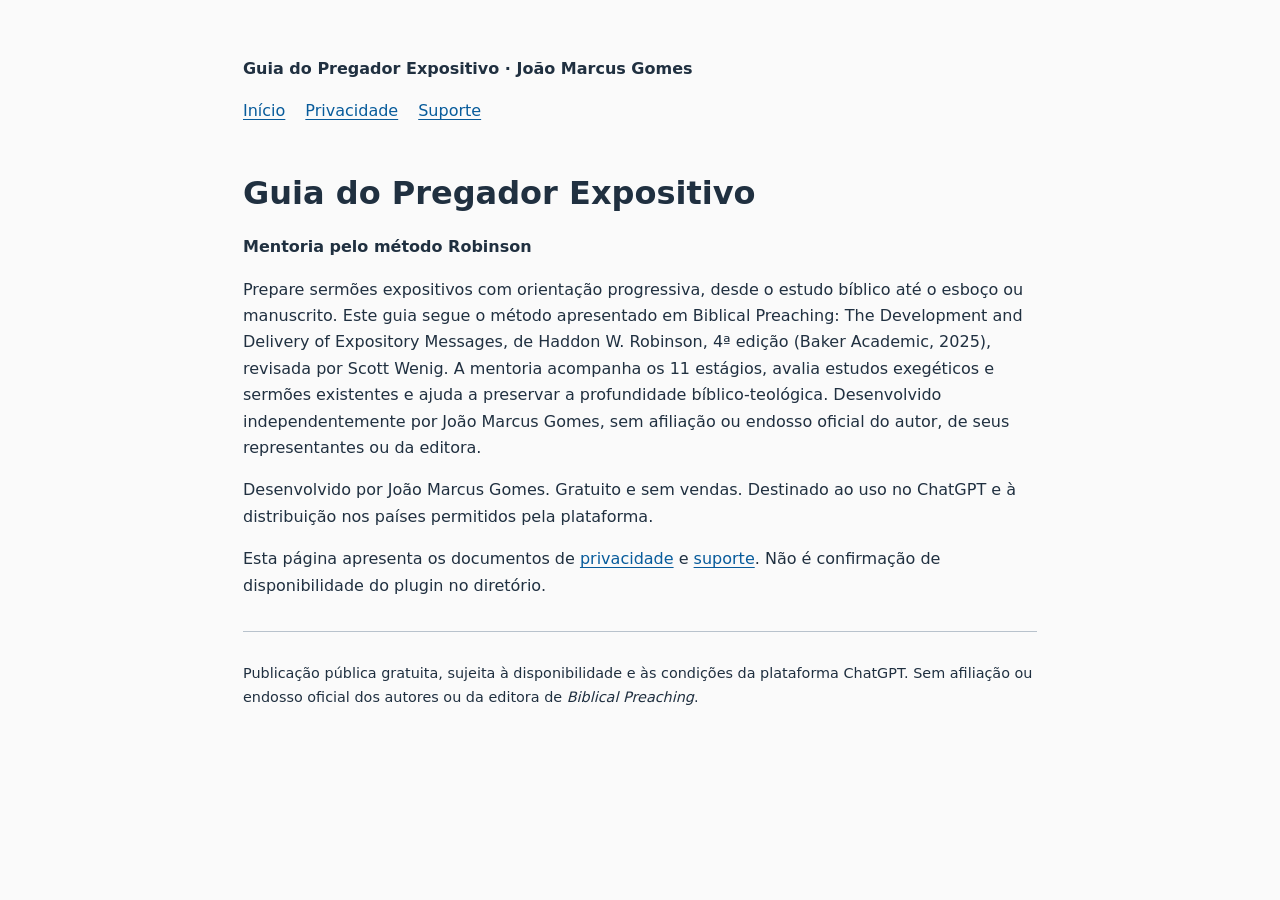
<file: index.html>
<!doctype html>
<html lang="pt-BR">
<head>
<meta charset="utf-8">
<meta name="viewport" content="width=device-width,initial-scale=1">
<title>Informações — Guia do Pregador Expositivo</title>
<link rel="stylesheet" href="estilo.css">
</head>
<body>
<header><p>Guia do Pregador Expositivo · João Marcus Gomes</p><nav aria-label="Navegação principal"><a href="index.html">Início</a> <a href="privacidade.html">Privacidade</a> <a href="suporte.html">Suporte</a></nav></header>
<main><h1>Guia do Pregador Expositivo</h1><p class="subtitulo">Mentoria pelo método Robinson</p><p>Prepare sermões expositivos com orientação progressiva, desde o estudo bíblico até o esboço ou manuscrito. Este guia segue o método apresentado em Biblical Preaching: The Development and Delivery of Expository Messages, de Haddon W. Robinson, 4ª edição (Baker Academic, 2025), revisada por Scott Wenig. A mentoria acompanha os 11 estágios, avalia estudos exegéticos e sermões existentes e ajuda a preservar a profundidade bíblico-teológica. Desenvolvido independentemente por João Marcus Gomes, sem afiliação ou endosso oficial do autor, de seus representantes ou da editora.</p><p>Desenvolvido por João Marcus Gomes. Gratuito e sem vendas. Destinado ao uso no ChatGPT e à distribuição nos países permitidos pela plataforma.</p><p>Esta página apresenta os documentos de <a href="privacidade.html">privacidade</a> e <a href="suporte.html">suporte</a>. Não é confirmação de disponibilidade do plugin no diretório.</p></main>
<footer><p>Publicação pública gratuita, sujeita à disponibilidade e às condições da plataforma ChatGPT. Sem afiliação ou endosso oficial dos autores ou da editora de <cite>Biblical Preaching</cite>.</p></footer>
</body>
</html>
</file>
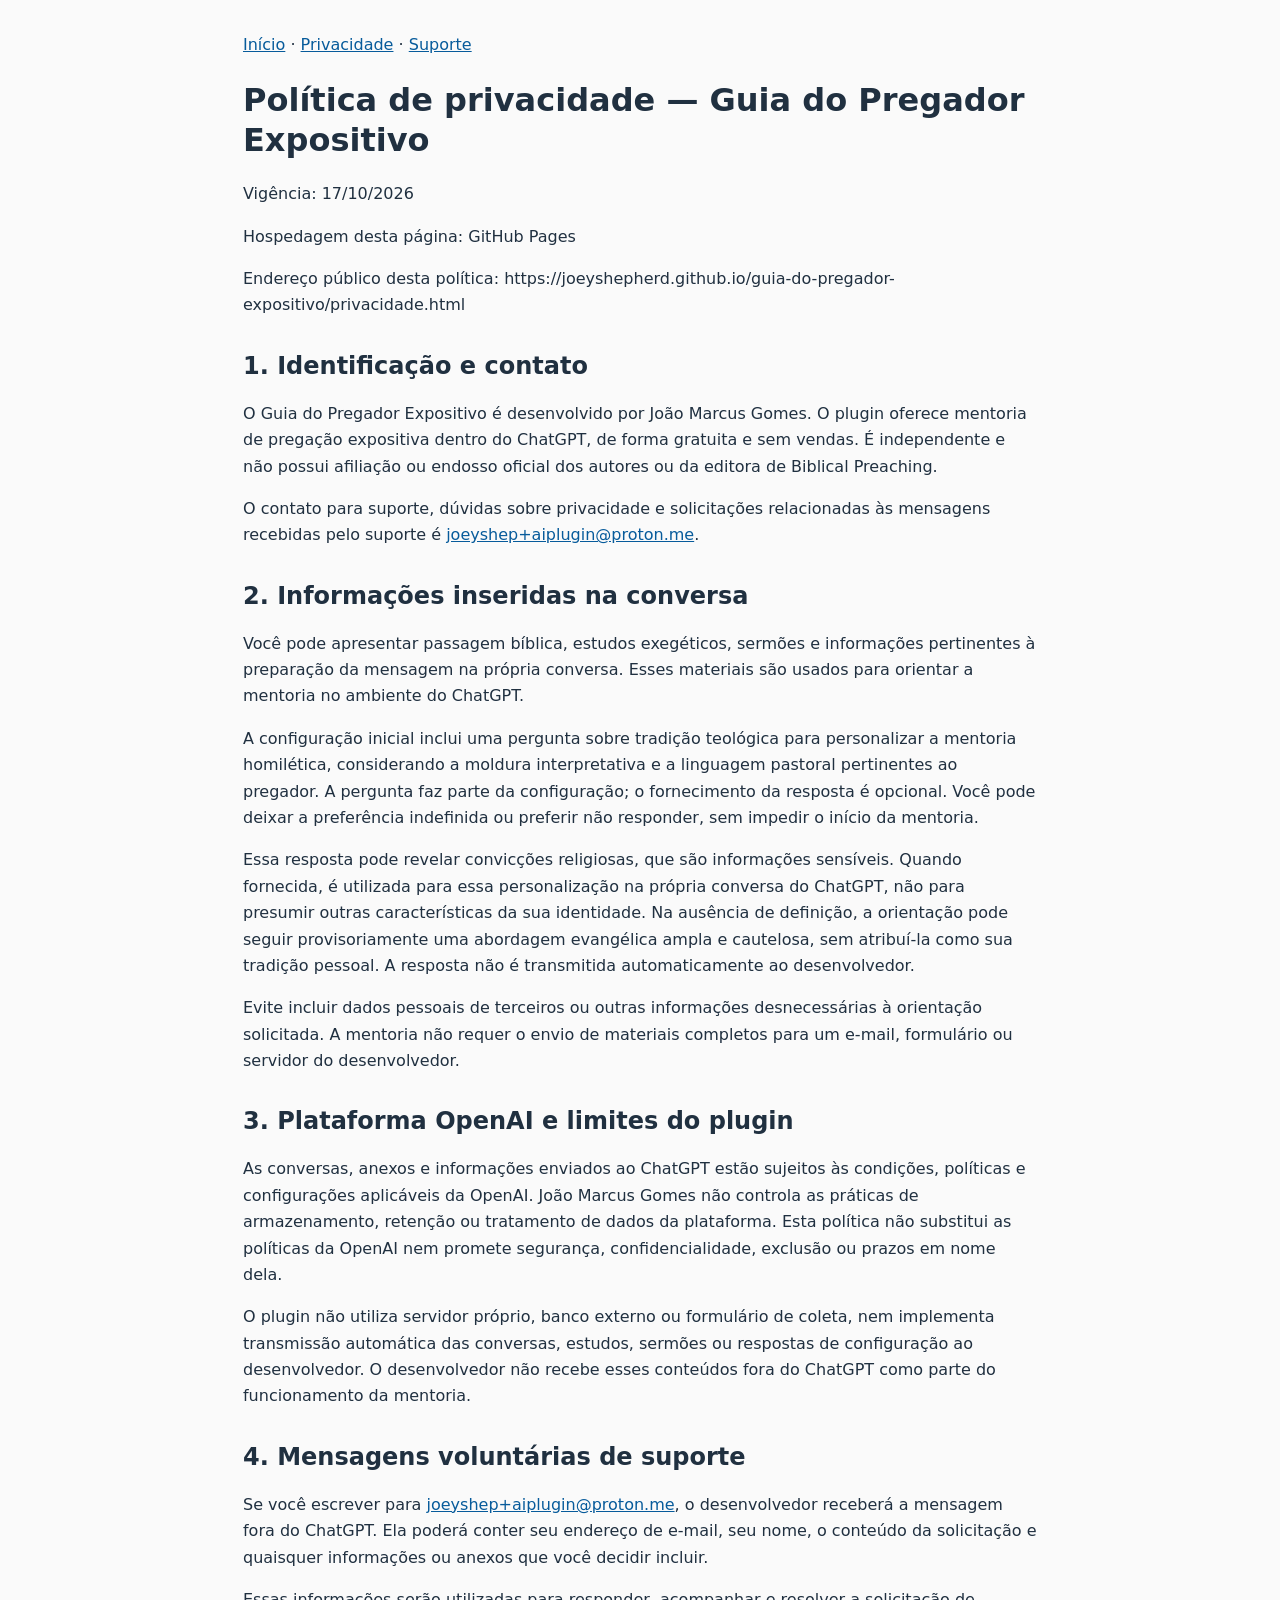
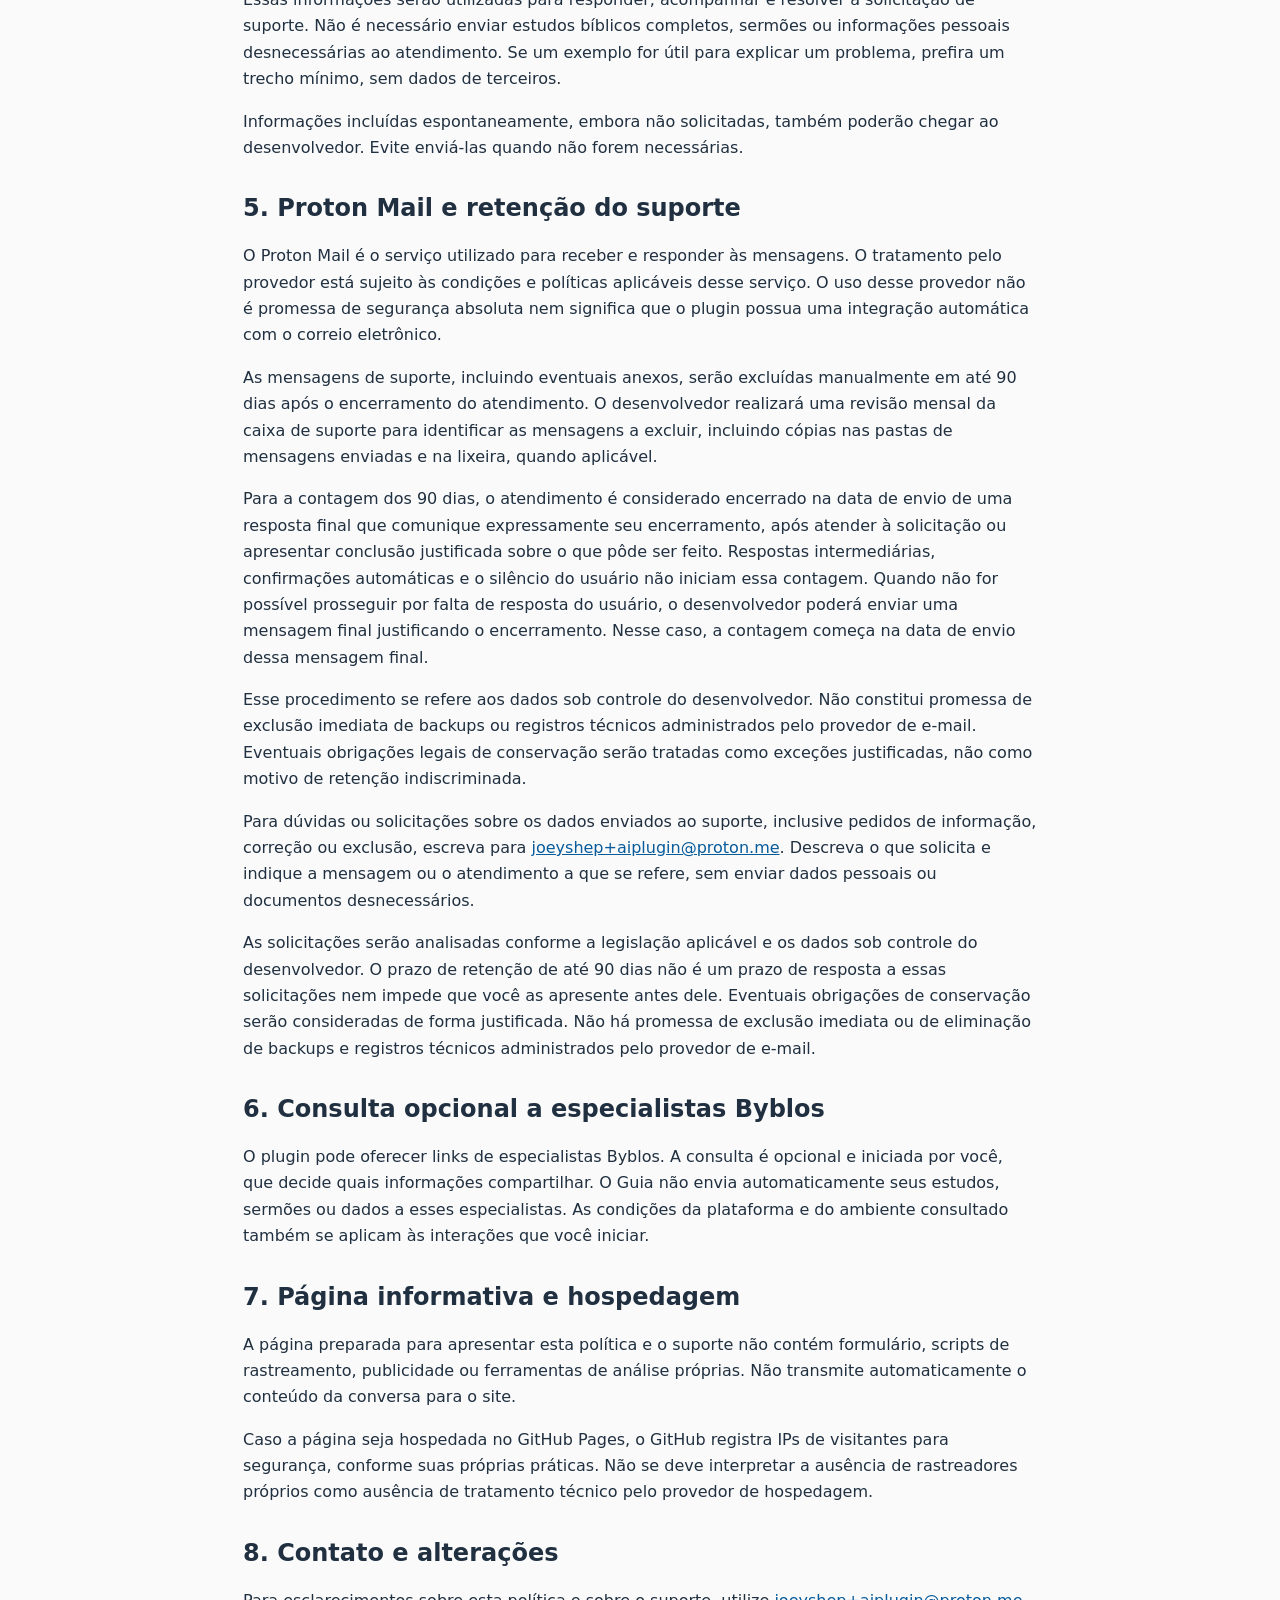
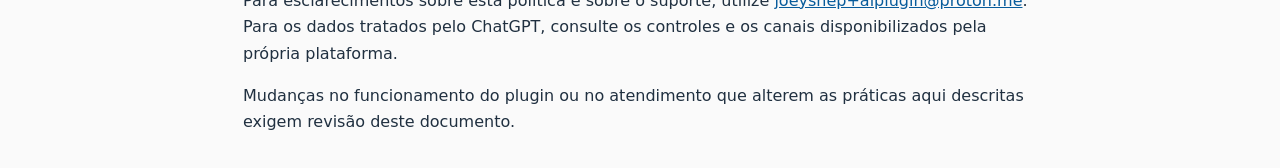
<file: privacidade.html>
<!doctype html>
<html lang="pt-BR"><head><meta charset="utf-8"><meta name="viewport" content="width=device-width,initial-scale=1"><title>Política de privacidade — Guia do Pregador Expositivo</title><style>body{max-width:78ch;margin:2rem auto;padding:0 1rem;font-family:system-ui,sans-serif;line-height:1.65;color:#203040;background:#fafafa}h1,h2{line-height:1.25}h2{margin-top:2rem}a{color:#075b9b;overflow-wrap:anywhere}</style></head><body><nav aria-label="Navegação principal"><a href="index.html">Início</a> · <a href="privacidade.html">Privacidade</a> · <a href="suporte.html">Suporte</a></nav><main>
<h1>Política de privacidade — Guia do Pregador Expositivo</h1>
<p>Vigência: 17/10/2026</p>
<p>Hospedagem desta página: GitHub Pages</p>
<p>Endereço público desta política: https://joeyshepherd.github.io/guia-do-pregador-expositivo/privacidade.html</p>
<h2>1. Identificação e contato</h2>
<p>O Guia do Pregador Expositivo é desenvolvido por João Marcus Gomes. O plugin oferece mentoria de pregação expositiva dentro do ChatGPT, de forma gratuita e sem vendas. É independente e não possui afiliação ou endosso oficial dos autores ou da editora de Biblical Preaching.</p>
<p>O contato para suporte, dúvidas sobre privacidade e solicitações relacionadas às mensagens recebidas pelo suporte é <a href="mailto:joeyshep%2Baiplugin@proton.me">joeyshep+aiplugin@proton.me</a>.</p>
<h2>2. Informações inseridas na conversa</h2>
<p>Você pode apresentar passagem bíblica, estudos exegéticos, sermões e informações pertinentes à preparação da mensagem na própria conversa. Esses materiais são usados para orientar a mentoria no ambiente do ChatGPT.</p>
<p>A configuração inicial inclui uma pergunta sobre tradição teológica para personalizar a mentoria homilética, considerando a moldura interpretativa e a linguagem pastoral pertinentes ao pregador. A pergunta faz parte da configuração; o fornecimento da resposta é opcional. Você pode deixar a preferência indefinida ou preferir não responder, sem impedir o início da mentoria.</p>
<p>Essa resposta pode revelar convicções religiosas, que são informações sensíveis. Quando fornecida, é utilizada para essa personalização na própria conversa do ChatGPT, não para presumir outras características da sua identidade. Na ausência de definição, a orientação pode seguir provisoriamente uma abordagem evangélica ampla e cautelosa, sem atribuí-la como sua tradição pessoal. A resposta não é transmitida automaticamente ao desenvolvedor.</p>
<p>Evite incluir dados pessoais de terceiros ou outras informações desnecessárias à orientação solicitada. A mentoria não requer o envio de materiais completos para um e-mail, formulário ou servidor do desenvolvedor.</p>
<h2>3. Plataforma OpenAI e limites do plugin</h2>
<p>As conversas, anexos e informações enviados ao ChatGPT estão sujeitos às condições, políticas e configurações aplicáveis da OpenAI. João Marcus Gomes não controla as práticas de armazenamento, retenção ou tratamento de dados da plataforma. Esta política não substitui as políticas da OpenAI nem promete segurança, confidencialidade, exclusão ou prazos em nome dela.</p>
<p>O plugin não utiliza servidor próprio, banco externo ou formulário de coleta, nem implementa transmissão automática das conversas, estudos, sermões ou respostas de configuração ao desenvolvedor. O desenvolvedor não recebe esses conteúdos fora do ChatGPT como parte do funcionamento da mentoria.</p>
<h2>4. Mensagens voluntárias de suporte</h2>
<p>Se você escrever para <a href="mailto:joeyshep%2Baiplugin@proton.me">joeyshep+aiplugin@proton.me</a>, o desenvolvedor receberá a mensagem fora do ChatGPT. Ela poderá conter seu endereço de e-mail, seu nome, o conteúdo da solicitação e quaisquer informações ou anexos que você decidir incluir.</p>
<p>Essas informações serão utilizadas para responder, acompanhar e resolver a solicitação de suporte. Não é necessário enviar estudos bíblicos completos, sermões ou informações pessoais desnecessárias ao atendimento. Se um exemplo for útil para explicar um problema, prefira um trecho mínimo, sem dados de terceiros.</p>
<p>Informações incluídas espontaneamente, embora não solicitadas, também poderão chegar ao desenvolvedor. Evite enviá-las quando não forem necessárias.</p>
<h2>5. Proton Mail e retenção do suporte</h2>
<p>O Proton Mail é o serviço utilizado para receber e responder às mensagens. O tratamento pelo provedor está sujeito às condições e políticas aplicáveis desse serviço. O uso desse provedor não é promessa de segurança absoluta nem significa que o plugin possua uma integração automática com o correio eletrônico.</p>
<p>As mensagens de suporte, incluindo eventuais anexos, serão excluídas manualmente em até 90 dias após o encerramento do atendimento. O desenvolvedor realizará uma revisão mensal da caixa de suporte para identificar as mensagens a excluir, incluindo cópias nas pastas de mensagens enviadas e na lixeira, quando aplicável.</p>
<p>Para a contagem dos 90 dias, o atendimento é considerado encerrado na data de envio de uma resposta final que comunique expressamente seu encerramento, após atender à solicitação ou apresentar conclusão justificada sobre o que pôde ser feito. Respostas intermediárias, confirmações automáticas e o silêncio do usuário não iniciam essa contagem. Quando não for possível prosseguir por falta de resposta do usuário, o desenvolvedor poderá enviar uma mensagem final justificando o encerramento. Nesse caso, a contagem começa na data de envio dessa mensagem final.</p>
<p>Esse procedimento se refere aos dados sob controle do desenvolvedor. Não constitui promessa de exclusão imediata de backups ou registros técnicos administrados pelo provedor de e-mail. Eventuais obrigações legais de conservação serão tratadas como exceções justificadas, não como motivo de retenção indiscriminada.</p>
<p>Para dúvidas ou solicitações sobre os dados enviados ao suporte, inclusive pedidos de informação, correção ou exclusão, escreva para <a href="mailto:joeyshep%2Baiplugin@proton.me">joeyshep+aiplugin@proton.me</a>. Descreva o que solicita e indique a mensagem ou o atendimento a que se refere, sem enviar dados pessoais ou documentos desnecessários.</p>
<p>As solicitações serão analisadas conforme a legislação aplicável e os dados sob controle do desenvolvedor. O prazo de retenção de até 90 dias não é um prazo de resposta a essas solicitações nem impede que você as apresente antes dele. Eventuais obrigações de conservação serão consideradas de forma justificada. Não há promessa de exclusão imediata ou de eliminação de backups e registros técnicos administrados pelo provedor de e-mail.</p>
<h2>6. Consulta opcional a especialistas Byblos</h2>
<p>O plugin pode oferecer links de especialistas Byblos. A consulta é opcional e iniciada por você, que decide quais informações compartilhar. O Guia não envia automaticamente seus estudos, sermões ou dados a esses especialistas. As condições da plataforma e do ambiente consultado também se aplicam às interações que você iniciar.</p>
<h2>7. Página informativa e hospedagem</h2>
<p>A página preparada para apresentar esta política e o suporte não contém formulário, scripts de rastreamento, publicidade ou ferramentas de análise próprias. Não transmite automaticamente o conteúdo da conversa para o site.</p>
<p>Caso a página seja hospedada no GitHub Pages, o GitHub registra IPs de visitantes para segurança, conforme suas próprias práticas. Não se deve interpretar a ausência de rastreadores próprios como ausência de tratamento técnico pelo provedor de hospedagem.</p>
<h2>8. Contato e alterações</h2>
<p>Para esclarecimentos sobre esta política e sobre o suporte, utilize <a href="mailto:joeyshep%2Baiplugin@proton.me">joeyshep+aiplugin@proton.me</a>. Para os dados tratados pelo ChatGPT, consulte os controles e os canais disponibilizados pela própria plataforma.</p>
<p>Mudanças no funcionamento do plugin ou no atendimento que alterem as práticas aqui descritas exigem revisão deste documento.</p>
</main></body></html>
</file>
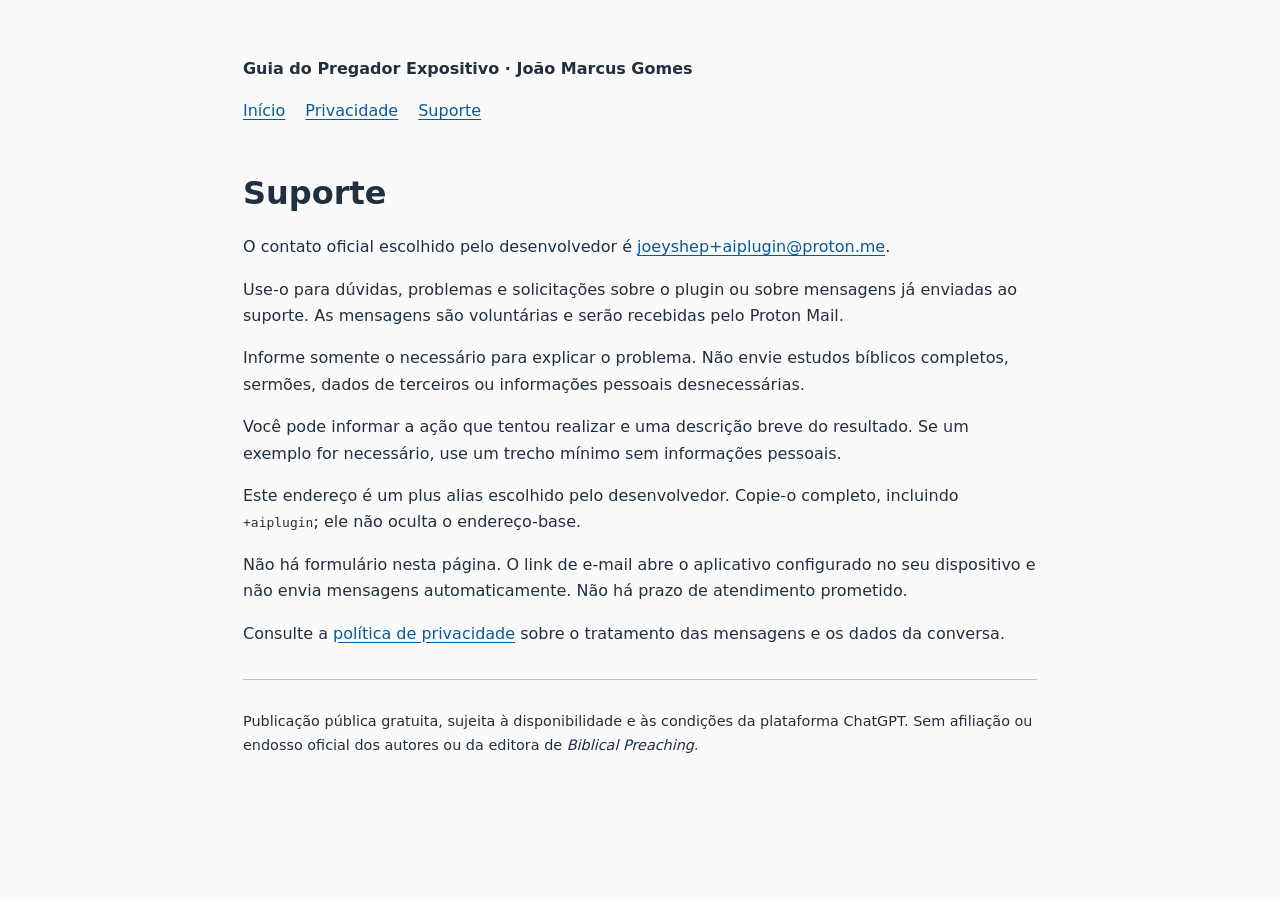
<file: suporte.html>
<!doctype html>
<html lang="pt-BR">
<head>
<meta charset="utf-8">
<meta name="viewport" content="width=device-width,initial-scale=1">
<title>Suporte — Guia do Pregador Expositivo</title>
<link rel="stylesheet" href="estilo.css">
</head>
<body>
<header><p>Guia do Pregador Expositivo · João Marcus Gomes</p><nav aria-label="Navegação principal"><a href="index.html">Início</a> <a href="privacidade.html">Privacidade</a> <a href="suporte.html">Suporte</a></nav></header>
<main><h1>Suporte</h1><p>O contato oficial escolhido pelo desenvolvedor é <a href="mailto:joeyshep%2Baiplugin@proton.me">joeyshep+aiplugin@proton.me</a>.</p><p>Use-o para dúvidas, problemas e solicitações sobre o plugin ou sobre mensagens já enviadas ao suporte. As mensagens são voluntárias e serão recebidas pelo Proton Mail.</p><p>Informe somente o necessário para explicar o problema. Não envie estudos bíblicos completos, sermões, dados de terceiros ou informações pessoais desnecessárias.</p><p>Você pode informar a ação que tentou realizar e uma descrição breve do resultado. Se um exemplo for necessário, use um trecho mínimo sem informações pessoais.</p><p>Este endereço é um plus alias escolhido pelo desenvolvedor. Copie-o completo, incluindo <code>+aiplugin</code>; ele não oculta o endereço-base.</p><p>Não há formulário nesta página. O link de e-mail abre o aplicativo configurado no seu dispositivo e não envia mensagens automaticamente. Não há prazo de atendimento prometido.</p><p>Consulte a <a href="privacidade.html">política de privacidade</a> sobre o tratamento das mensagens e os dados da conversa.</p></main>
<footer><p>Publicação pública gratuita, sujeita à disponibilidade e às condições da plataforma ChatGPT. Sem afiliação ou endosso oficial dos autores ou da editora de <cite>Biblical Preaching</cite>.</p></footer>
</body>
</html>
</file>
<file: estilo.css>
:root { color-scheme: light dark; font-family: system-ui, sans-serif; line-height: 1.65; }
body { max-width: 78ch; margin: auto; padding: 1.5rem; color: #203040; background: #fafafa; }
header, footer { padding: 1rem 0; }
header p, .subtitulo { font-weight: 650; }
nav { display: flex; flex-wrap: wrap; gap: 1.25rem; }
a { color: #075b9b; overflow-wrap: anywhere; text-underline-offset: .2em; }
a:focus-visible { outline: 3px solid #946400; outline-offset: 4px; }
h1, h2 { line-height: 1.25; }
h1 { margin-top: 2rem; }
h2 { margin-top: 2rem; font-size: 1.25rem; }
.aviso { border-left: .3rem solid #946400; padding: 1rem; background: #fff2cb; }
footer { border-top: 1px solid #b8c2cc; margin-top: 2rem; font-size: .9rem; }
@media (prefers-color-scheme: dark) {
  body { color: #e9edf2; background: #15202b; }
  a { color: #9ed2ff; }
  .aviso { background: #39301e; border-color: #e6bf61; }
}
</file>
